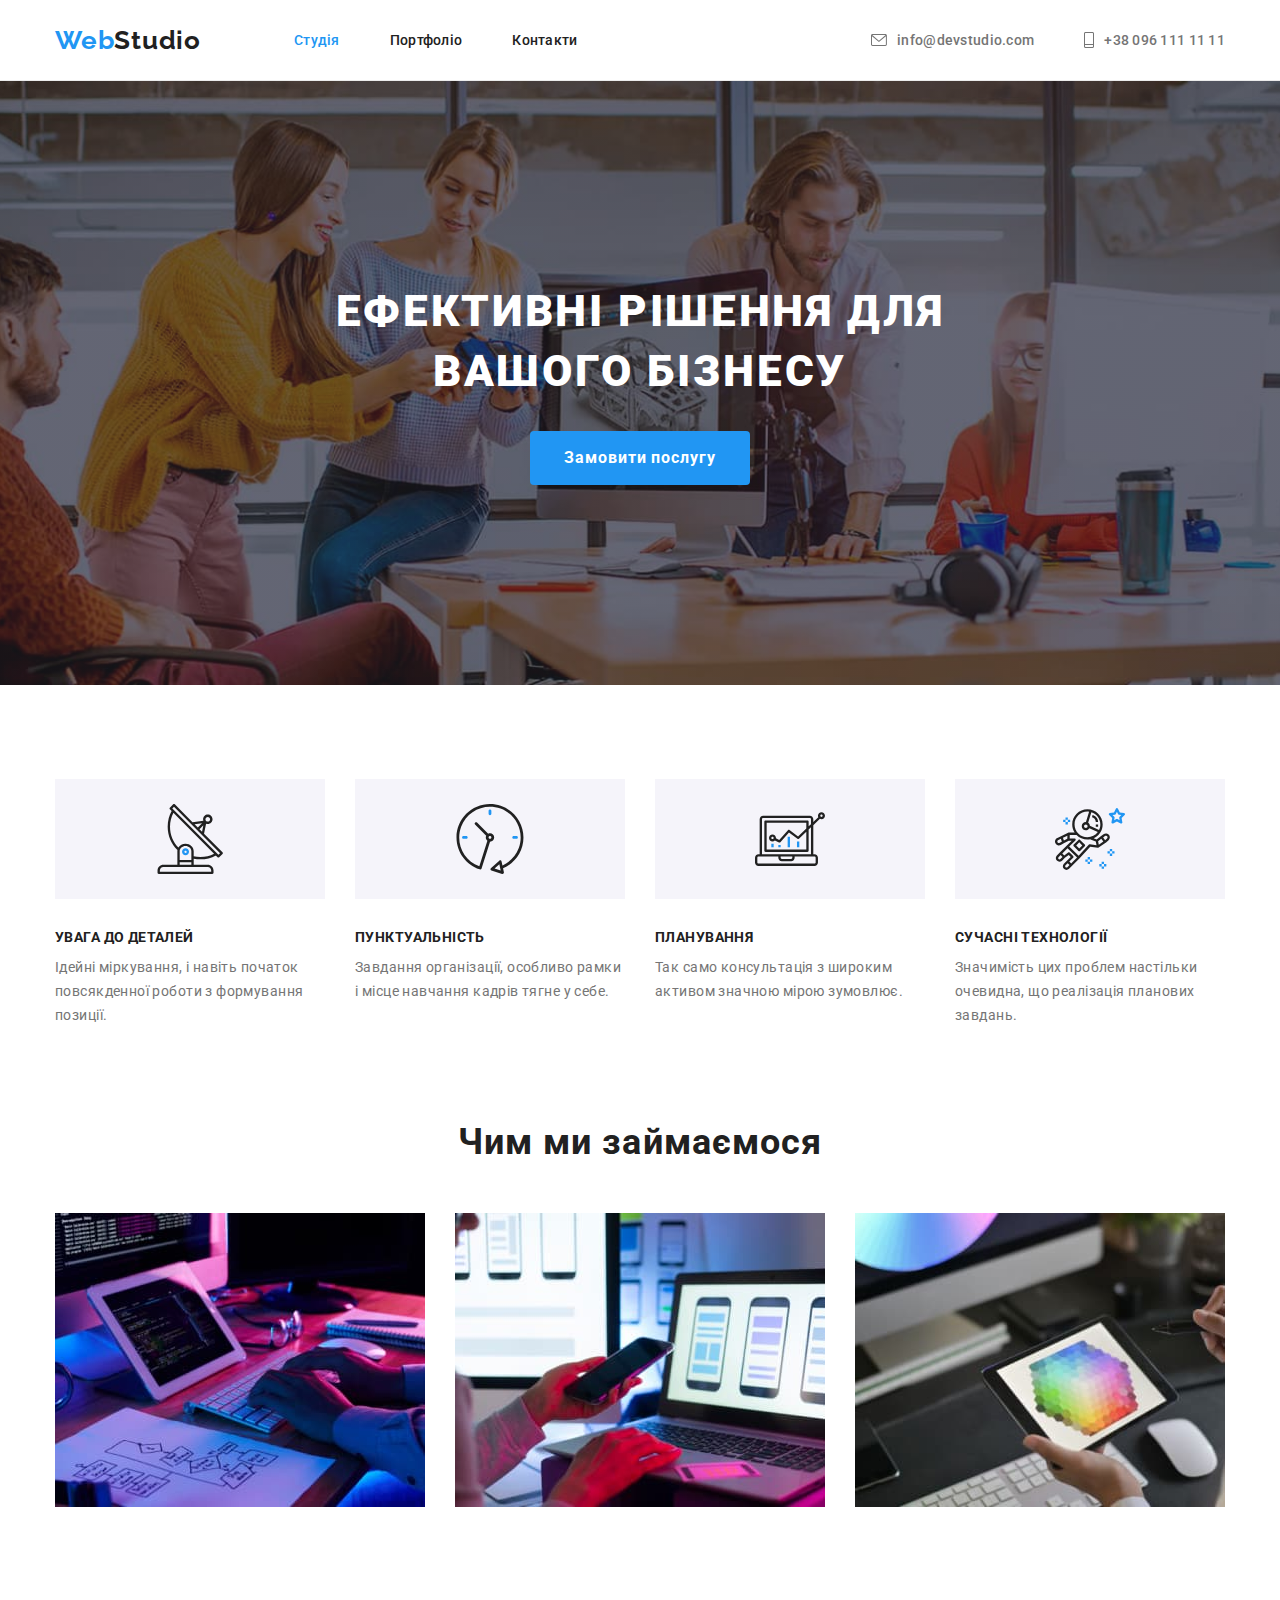
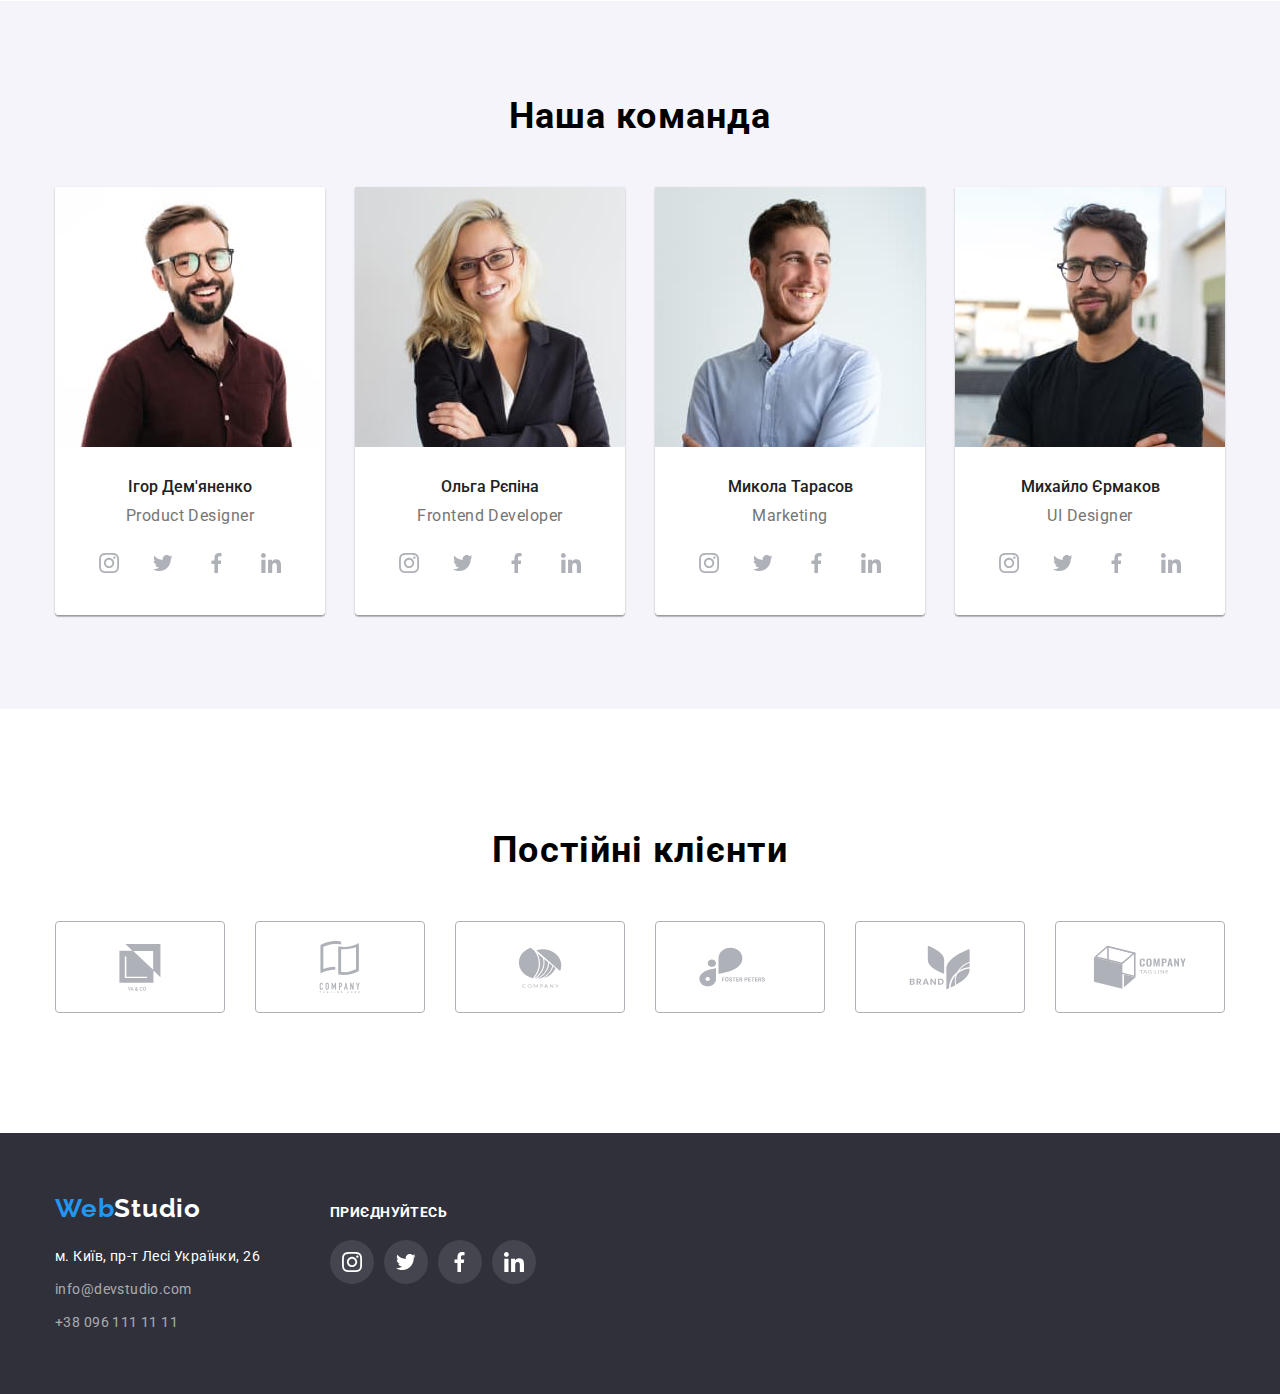
<file: index.html>
<!DOCTYPE html>
<html lang="en">
<head>
    <meta charset="UTF-8">
    <meta http-equiv="X-UA-Compatible" content="IE=edge">
    <meta name="viewport" content="width=device-width, initial-scale=1.0">
    <title>📝WebStudio</title>
    <link rel="preconnect" href="https://fonts.gstatic.com" crossorigin>
    <link rel="preconnect" href="https://fonts.googleapis.com">
    <link href="https://fonts.googleapis.com/css2?family=Raleway:wght@700&family=Roboto:wght@400;500;700;900&display=swap" rel="stylesheet">
    <link rel="stylesheet" href="https://cdnjs.cloudflare.com/ajax/libs/modern-normalize/1.1.0/modern-normalize.min.css" integrity="sha512-wpPYUAdjBVSE4KJnH1VR1HeZfpl1ub8YT/NKx4PuQ5NmX2tKuGu6U/JRp5y+Y8XG2tV+wKQpNHVUX03MfMFn9Q==" crossorigin="anonymous" referrerpolicy="no-referrer">
    <link rel="stylesheet" href="./css/styles.css">    
</head>

<body class="site-body">

<!--Header-->
<header class="header">
    <div class="header-container container"> 
        <a href="./index.html" class="logo-link link">Web<span class="logo-accent-black">Studio</span></a>
        <nav class="header-navigation">
            <ul class="site-nav-list list ">
                <li><a href ="./index.html" class="navigation-link link current">Студія</a></li>
                <li><a href="./portfolio.html" class="navigation-link link ">Портфоліо</a></li>
                <li><a href="/" class="navigation-link link">Контакти</a></li>
            </ul>
        </nav>
        <ul class="auth-nav-list list">
            <li>
                <a href="mailto:info@devstudio.com" class="auth-link">
                <svg class="header-icon" width="16" height="12">
                    <use href="./images/header-symbol-defs.svg#icon-header1" ></use>
                </svg>
                info@devstudio.com</a>
            </li>
            <li>
                <a href="tel:+380961111111" class="auth-link">
                <svg class="header-icon" width="10" height="16">
                    <use href="./images/header-symbol-defs.svg#icon-header2" ></use>
                </svg>
                +38 096 111 11 11</a>
            </li>
        </ul>
    </div>   
</header>
<main>
<!--Hero-->
    <section class="hero"> 
        <div class="container">
            <h1 class="hero-title">Ефективні рішення для вашого бізнесу</h1>
            <button type="button" class="button">Замовити послугу</button>
        </div>
    </section>
<!--Benefits-->
    <section class="benefits">
        <div class="container"> 
            <h2 class="visually-hidden">Переваги нашої студії</h2>
            <ul class="benefits-list list">
                    <li class="benefits-wrap">
                        <div class="benefits-thumb">
                            <svg class="benefits-icon" >
                                <use href="./images/benefits-symbol-defs.svg#icon-benefits1"></use>
                            </svg>
                        </div>
                        <h3 class="benefits-title ">УВАГА ДО ДЕТАЛЕЙ</h3>
                        <p class="benefits-descriptions">Ідейні міркування, і навіть початок повсякденної роботи з формування позиції.</p>
                    </li>
                    <li class="benefits-wrap">
                        <div class="benefits-thumb">
                            <svg class="benefits-icon"  >
                                <use href="./images/benefits-symbol-defs.svg#icon-benefits2"></use>
                            </svg>
                        </div>
                        <h3 class="benefits-title">ПУНКТУАЛЬНІСТЬ</h3>
                        <p class="benefits-descriptions">Завдання організації, особливо рамки і місце навчання кадрів тягне у себе.</p>
                    </li>
                    <li class="benefits-wrap">
                        <div class="benefits-thumb">
                            <svg class="benefits-icon"  >
                                <use href="./images/benefits-symbol-defs.svg#icon-benefits3"></use>
                            </svg>
                        </div>
                        <h3 class="benefits-title">ПЛАНУВАННЯ</h3>
                        <p class="benefits-descriptions">Так само консультація з широким активом значною мірою зумовлює.</p>
                    </li>
                    <li class="benefits-wrap">
                        <div class="benefits-thumb">
                            <svg class="benefits-icon" >
                                <use href="./images/benefits-symbol-defs.svg#icon-benefits4"></use>
                            </svg>
                        </div>
                        <h3 class="benefits-title">СУЧАСНІ ТЕХНОЛОГІЇ</h3>
                        <p class="benefits-descriptions">Значимість цих проблем настільки очевидна, що реалізація планових завдань.</p>
                    </li>
            </ul>
        </div>
    </section>
<!--Examples -->
    <section class="examples">
        <div class="container"> 
            <h2 class="examples-title">Чим ми займаємося</h2>
            <ul class="examples-ul list">
                <li class="examples-image">
                    <img src="./images/img1.jpeg" alt="Робочий стіл, мишка та планшет. Виконання технічного завдання." width="370">
                </li>
                <li class="examples-image">
                    <img src="./images/img2.jpeg" alt="Людина за комп'ютером. Тримає у руці планшет. Адаптивність." width="370">
                </li>
                <li class="examples-image">
                    <img src="./images/img3.jpeg" alt="Людина за комп'ютером. Тримає у руці планшет. Оптимізація дизайну." width="370">
                    </li>
            </ul>
        </div>
    </section>
<!--Our team -->
    <section class="our-team-section">
        <div class="container"> 
            <h2 class="our-team-title">Наша команда</h2>
            <ul class="our-team list">
                <li class="team-card">
                    <img src="./images/photo1.jpeg" alt="Чоловік в окулярах з бородою. Посміхається." width="270">
                    <div class="team-card-wrap">
                        <h3 class="team-member-name">Ігор Дем'яненко</h3>
                        <p lang="en" class="team-member-posiion">Product Designer</p>
                        <ul class="team-soc-list list">
                            <li class="team-soc-item">
                                <a href=""
                                target="_blank"
                                rel="noopener noreferrer nofollow" 
                                class="team-soc-link list">
                                    <svg class="clints-soc-icon" width="20" height="20">
                                        <use href="./images/symbol-defs.svg#icon-Team1"></use>
                                    </svg>
                                </a>
                            </li>
                            <li class="team-soc-item">
                                <a href=""
                                target="_blank"
                                rel="noopener noreferrer nofollow" 
                                class="team-soc-link list">
                                    <svg class="clints-soc-icon" width="20" height="20">
                                        <use href="./images/symbol-defs.svg#icon-Team2"></use>
                                    </svg>
                                </a>
                            </li>
                            <li class="team-soc-item">
                                <a href=""
                                target="_blank"
                                rel="noopener noreferrer nofollow" 
                                class="team-soc-link list">
                                    <svg class="clints-soc-icon" width="20" height="20">
                                        <use href="./images/symbol-defs.svg#icon-Team3"></use>
                                    </svg>
                                </a>
                            </li>
                            <li class="team-soc-item">
                                <a href=""
                                target="_blank"
                                rel="noopener noreferrer nofollow" 
                                class="team-soc-link list">
                                    <svg class="clints-soc-icon" width="20" height="20">
                                        <use href="./images/symbol-defs.svg#icon-Team4"></use>
                                    </svg>
                                </a>
                            </li>
                        </ul>
                    </div>
                </li>
                <li class="team-card">
                    <img src="./images/photo2.jpeg" alt="Жінка в окулярах. Білявка.Посміхається." width="270">
                    <div class="team-card-wrap">
                        <h3 class="team-member-name">Ольга Рєпіна</h3>
                        <p lang="en" class="team-member-posiion">Frontend Developer</p>
                        <ul class="team-soc-list list">
                            <li class="team-soc-item">
                                <a href=""
                                target="_blank"
                                rel="noopener noreferrer nofollow" 
                                class="team-soc-link list">
                                    <svg class="clints-soc-icon" width="20" height="20">
                                        <use href="./images/symbol-defs.svg#icon-Team1"></use>
                                    </svg>
                                </a>
                            </li>
                            <li class="team-soc-item">
                                <a href=""
                                target="_blank"
                                rel="noopener noreferrer nofollow" 
                                class="team-soc-link list">
                                    <svg class="clints-soc-icon" width="20" height="20">
                                        <use href="./images/symbol-defs.svg#icon-Team2"></use>
                                    </svg>
                                </a>
                            </li>
                            <li class="team-soc-item">
                                <a href=""
                                target="_blank"
                                rel="noopener noreferrer nofollow" 
                                class="team-soc-link list">
                                    <svg class="clints-soc-icon" width="20" height="20">
                                        <use href="./images/symbol-defs.svg#icon-Team3"></use>
                                    </svg>
                                </a>
                            </li>
                            <li class="team-soc-item">
                                <a href=""
                                target="_blank"
                                rel="noopener noreferrer nofollow" 
                                class="team-soc-link list">
                                    <svg class="clints-soc-icon" width="20" height="20">
                                        <use href="./images/symbol-defs.svg#icon-Team4"></use>
                                    </svg>
                                </a>
                            </li>
                        </ul>
                    </div>
                <li class="team-card">
                    <img src="./images/photo3.jpeg" alt="Чоловік у блакитній рубашці. Посміхається." width="270">
                    <div class="team-card-wrap">
                        <h3 class="team-member-name">Микола Тарасов</h3>
                        <p lang="en" class="team-member-posiion">Marketing</p>
                        <ul class="team-soc-list list">
                            <li class="team-soc-item">
                                <a href=""
                                target="_blank"
                                rel="noopener noreferrer nofollow" 
                                class="team-soc-link list">
                                    <svg class="clints-soc-icon" width="20" height="20">
                                        <use href="./images/symbol-defs.svg#icon-Team1"></use>
                                    </svg>
                                </a>
                            </li>
                            <li class="team-soc-item">
                                <a href=""
                                target="_blank"
                                rel="noopener noreferrer nofollow" 
                                class="team-soc-link list">
                                    <svg class="clints-soc-icon" width="20" height="20">
                                        <use href="./images/symbol-defs.svg#icon-Team2"></use>
                                    </svg>
                                </a>
                            </li>
                            <li class="team-soc-item">
                                <a href=""
                                target="_blank"
                                rel="noopener noreferrer nofollow" 
                                class="team-soc-link list">
                                    <svg class="clints-soc-icon" width="20" height="20">
                                        <use href="./images/symbol-defs.svg#icon-Team3"></use>
                                    </svg>
                                </a>
                            </li>
                            <li class="team-soc-item">
                                <a href=""
                                target="_blank"
                                rel="noopener noreferrer nofollow" 
                                class="team-soc-link list">
                                    <svg class="clints-soc-icon" width="20" height="20">
                                        <use href="./images/symbol-defs.svg#icon-Team4"></use>
                                    </svg>
                                </a>
                            </li>
                        </ul>
                    </div>
                </li>
                <li class="team-card">
                    <img src="./images/photo4.jpeg" alt="Чоловік в окулярах з бородою. Замислився." width="270">
                    <div class="team-card-wrap">
                        <h3 class="team-member-name">Михайло Єрмаков</h3>
                        <p lang="en" class="team-member-posiion">UI Designer</p>
                        <ul class="team-soc-list list">
                            <li class="team-soc-item">
                                <a href=""
                                target="_blank"
                                rel="noopener noreferrer nofollow" 
                                class="team-soc-link list">
                                    <svg class="clints-soc-icon" width="20" height="20">
                                        <use href="./images/symbol-defs.svg#icon-Team1"></use>
                                    </svg>
                                </a>
                            </li>
                            <li class="team-soc-item">
                                <a href=""
                                target="_blank"
                                rel="noopener noreferrer nofollow" 
                                class="team-soc-link list">
                                    <svg class="clints-soc-icon" width="20" height="20">
                                        <use href="./images/symbol-defs.svg#icon-Team2"></use>
                                    </svg>
                                </a>
                            </li>
                            <li class="team-soc-item">
                                <a href=""
                                target="_blank"
                                rel="noopener noreferrer nofollow" 
                                class="team-soc-link list">
                                    <svg class="clints-soc-icon" width="20" height="20">
                                        <use href="./images/symbol-defs.svg#icon-Team3"></use>
                                    </svg>
                                </a>
                            </li>
                            <li class="team-soc-item">
                                <a href=""
                                target="_blank"
                                rel="noopener noreferrer nofollow" 
                                class="team-soc-link list">
                                    <svg class="clints-soc-icon" width="20" height="20">
                                        <use href="./images/symbol-defs.svg#icon-Team4"></use>
                                    </svg>
                                </a>
                            </li>
                        </ul>
                    </div>
                </li>
            </ul>
        </div>
    </section>
<!--CLIENTS -->
    <section class="section">
        <div class="container">
            <h2 class="clients-title">Постійні клієнти</h2>
            <ul class="clients-list list">
                <li class="clients-item">
                    <a href="" class="clients-link link">
                        <svg class="clints-soc-icon"  height="47">
                            <use href="./images/clients-symbol-defs.svg#icon-Client-icon1"></use>
                        </svg>
                    </a>
                </li>
                <li class="clients-item">
                    <a href="" class="clients-link link">
                        <svg class="clints-soc-icon" height="52">
                            <use href="./images/clients-symbol-defs.svg#icon-Client-icon2"></use>
                        </svg>
                    </a>
                </li>
                <li class="clients-item">
                    <a href="" class="clients-link link">
                        <svg class="clints-soc-icon"  height="41">
                            <use href="./images/clients-symbol-defs.svg#icon-Client-icon3"></use>
                        </svg>
                    </a>
                </li>
                <li class="clients-item">
                    <a href="" class="clients-link link">
                        <svg class="clints-soc-icon" height="40">
                            <use href="./images/clients-symbol-defs.svg#icon-Client-icon4"></use>
                        </svg>
                    </a>
                </li>
                <li class="clients-item">
                    <a href="" class="clients-link link">
                        <svg class="clints-soc-icon" height="45">
                            <use href="./images/clients-symbol-defs.svg#icon-Client-icon5"></use>
                        </svg>
                    </a>
                </li>
                <li class="clients-item">
                    <a href="" class="clients-link link">
                        <svg class="clints-soc-icon" height="44">
                            <use href="./images/clients-symbol-defs.svg#icon-Client-icon6"></use>
                        </svg>
                    </a>
                </li>
            </ul>
        </div>
    </section>
</main>
<!--Footer -->
    <footer class="footer">
        <div class="container footer-container">
            <div class="contact-wrap">
                <div class="footer-contact ">
                    <a href="./index.html" class="logo-link link">Web<span class="logo-accent-white">Studio</span></a>
                    <address class="footer-address">
                        <ul class="footer-list list">
                            <li class="address-item">
                                <a href="https://goo.gl/maps/D7AYQbpJmKxiP5Zv7"
                                target="_blank"
                                rel="noopener noreferrer nofollow" class="link-address-address link"
                                >м. Київ, пр-т Лесі Українки, 26</a>
                            </li>
                            <li class="address-item"><a href="mailto:info@devstudio.com" class="link-address link">info@devstudio.com</a></li>
                            <li class="address-item"><a href="tel:+380961111111" class="link-address link call">+38 096 111 11 11</a></li>
                        </ul>
                    </address>
                </div>
            </div>
            <div class="join-wrap">
                <div class="footer-join">
                    <h3 class="footer-soc-titel">приєднуйтесь</h3>
                    <ul class="footer-soc-list list">
                        <li class="footer-soc-item">
                            <a href=""
                            target="_blank"
                            rel="noopener noreferrer nofollow" 
                            class="footer-soc-link list">
                                <svg class="clints-soc-icon" width="20" height="20">
                                    <use href="./images/symbol-defs.svg#icon-Team1"></use>
                                </svg>
                            </a>
                        </li>
                        <li class="team-soc-item">
                            <a href=""
                            target="_blank"
                            rel="noopener noreferrer nofollow" 
                            class="footer-soc-link list">
                                <svg class="clints-soc-icon" width="20" height="20">
                                    <use href="./images/symbol-defs.svg#icon-Team2"></use>
                                </svg>
                            </a>
                        </li>
                        <li class="team-soc-item">
                            <a href=""
                            target="_blank"
                            rel="noopener noreferrer nofollow" 
                            class="footer-soc-link list">
                                <svg class="clints-soc-icon" width="20" height="20">
                                    <use href="./images/symbol-defs.svg#icon-Team3"></use>
                                </svg>
                            </a>
                        </li>
                        <li class="team-soc-item">
                            <a href=""
                            target="_blank"
                            rel="noopener noreferrer nofollow" 
                            class="footer-soc-link list">
                                <svg class="clints-soc-icon" width="20" height="20">
                                    <use href="./images/symbol-defs.svg#icon-Team4"></use>
                                </svg>
                            </a>
                        </li>
                    </ul>
                </div>
            </div>
        </div>
    </footer>
</body>
</html>
</file>
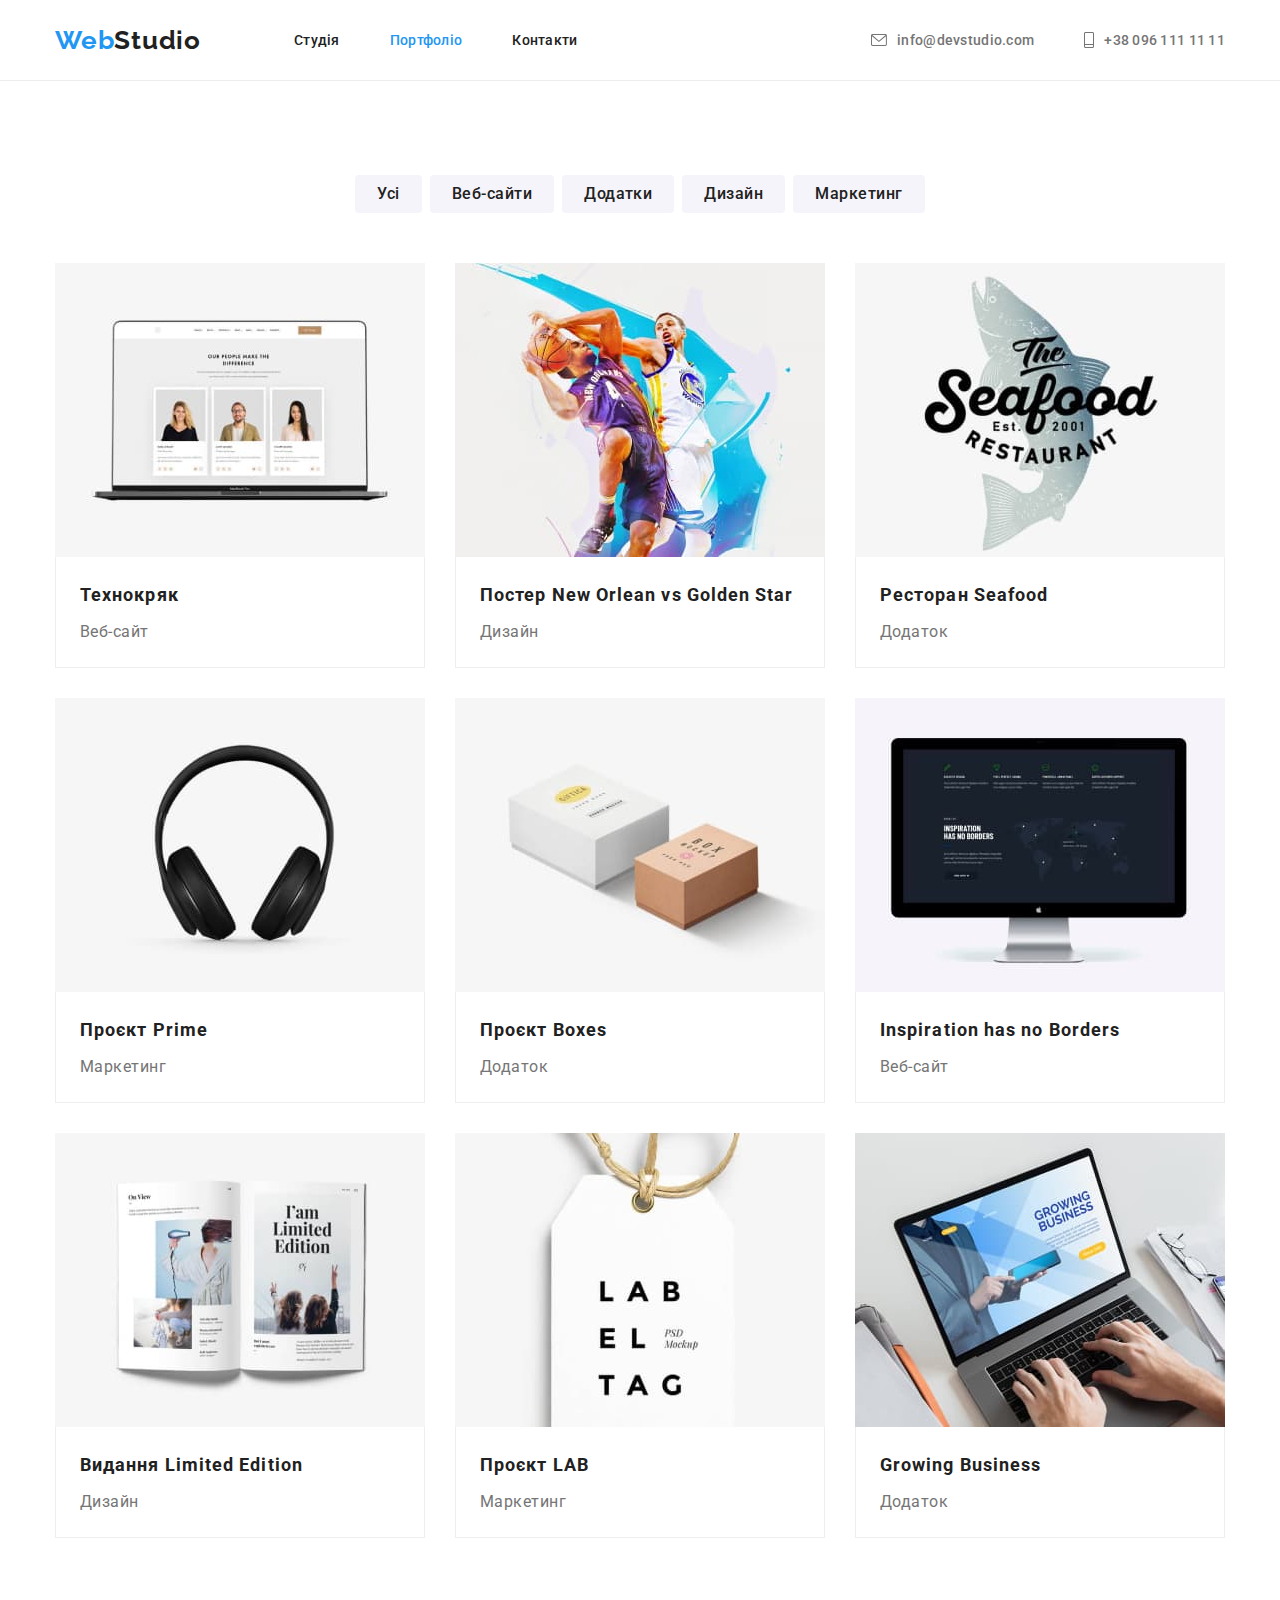
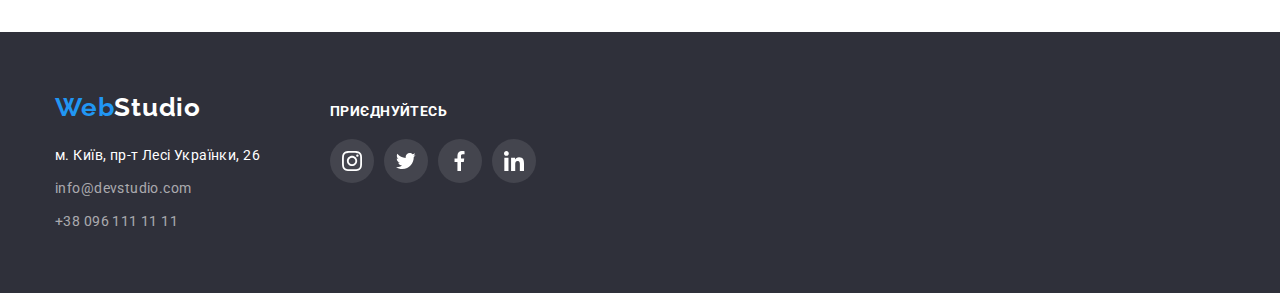
<file: portfolio.html>
<!DOCTYPE html>
<html lang="en">
<head>
    <meta charset="UTF-8">
    <meta http-equiv="X-UA-Compatible" content="IE=edge">
    <meta name="viewport" content="width=device-width, initial-scale=1.0">
    <title>Portfolio</title>
    <link rel="preconnect" href="https://fonts.gstatic.com" crossorigin>
    <link rel="preconnect" href="https://fonts.googleapis.com">
    <link href="https://fonts.googleapis.com/css2?family=Raleway:wght@700&family=Roboto:wght@400;500;700;900&display=swap" rel="stylesheet">
    <link rel="stylesheet" href="https://cdnjs.cloudflare.com/ajax/libs/modern-normalize/1.1.0/modern-normalize.min.css" integrity="sha512-wpPYUAdjBVSE4KJnH1VR1HeZfpl1ub8YT/NKx4PuQ5NmX2tKuGu6U/JRp5y+Y8XG2tV+wKQpNHVUX03MfMFn9Q==" crossorigin="anonymous" referrerpolicy="no-referrer">
    <link rel="stylesheet" href="./css/styles.css">    
</head>
<body class="site-body">

<!--Header-->
<header class="header">
    <div class="header-container container"> 
        <a href="./index.html" class="logo-link link">Web<span class="logo-accent-black">Studio</span></a>
        <nav class="header-navigation">
            <ul class="site-nav-list list ">
                <li><a href ="./index.html" class="navigation-link link ">Студія</a></li>
                <li><a href="./portfolio.html" class="navigation-link link current">Портфоліо</a></li>
                <li><a href="/" class="navigation-link link">Контакти</a></li>
            </ul>
        </nav>
        <ul class="auth-nav-list list">
            <li>
                <a href="mailto:info@devstudio.com" class="auth-link">
                <svg class="header-icon" width="16" height="12">
                    <use href="./images/header-symbol-defs.svg#icon-header1" ></use>
                </svg>
                info@devstudio.com</a>
            </li>
            <li>
                <a href="tel:+380961111111" class="auth-link">
                <svg class="header-icon" width="10" height="16">
                    <use href="./images/header-symbol-defs.svg#icon-header2" ></use>
                </svg>
                +38 096 111 11 11</a>
            </li>
        </ul>
    </div>   
</header>

<!--Filter of buttons-->
<main>
    <section class="filter-section">
        <div class="container"> 
            <h1 class="visually-hidden">Портфоліо</h1>
            <ul class="filters-list list"> 
                <li><button type="button" class="filter">Усі</button></li>
                <li><button type="button" class="filter">Веб-сайти</button></li>
                <li><button type="button" class="filter">Додатки</button></li>
                <li><button type="button" class="filter">Дизайн</button></li>
                <li><button type="button" class="filter">Маркетинг</button></li>
            </ul>
            <ul class="filter-set">
                <li class="filter-item"> 
                    <article class="filter-card">
                        <a href="./index.html" class="filter-card-link" target="_blank" rel="noopener noreferrer nofollow">
                            <img src="./images/project1.jpeg" alt="Леп топ. Зображення сайту" width="370">
                                <div class="filter-card-thumb"></div>
                                <div class="filter-card-content">
                                    <h3 class="project-name">Технокряк</h3>
                                    <p class="app">Веб-сайт</p>                            
                                    <p class="visually-hidden">Lorem ipsum dolor sit, amet consectetur adipisicing elit. Laudantium, quod.</p>
                                </div>
                        </a>
                    </article>
                </li>
                <li class="filter-item"> 
                    <article class="filter-card">
                        <a href="./index.html"  class="filter-card-link" target="_blank" rel="noopener noreferrer nofollow">
                            <img src="./images/project2.jpeg" alt="Леп топ. Зображення сайту" width="370">
                            <div class="filter-card-thumb"></div>
                            <div class="filter-card-content">
                                <h3 class="project-name">Постер New Orlean vs Golden Star</h3>
                                <p class="app">Дизайн</p>
                                <p class="visually-hidden">Lorem ipsum dolor sit, amet consectetur adipisicing elit. Laudantium, quod.</p>
                            </div>
                        </a>
                    </article>
                </li>
                <li class="filter-item"> 
                    <article class="filter-card">
                        <a href="./index.html"  class="filter-card-link" target="_blank" rel="noopener noreferrer nofollow">
                            <img src="./images/project3.jpeg" alt="Леп топ. Зображення сайту" width="370">
                            <div class="filter-card-thumb"></div>
                            <div class="filter-card-content">
                                <h3 lang="en" class="project-name">Ресторан Seafood</h3>
                                <p class="app">Додаток</p>
                                <p class="visually-hidden">Lorem ipsum dolor sit, amet consectetur adipisicing elit. Laudantium, quod.</p>
                            </div>
                        </a>
                    </article>
                </li>
                <li class="filter-item"> 
                    <article class="filter-card">
                        <a href="./index.html"  class="filter-card-link" target="_blank" rel="noopener noreferrer nofollow">
                            <img src="./images/project4.jpeg" alt="Леп топ. Зображення сайту" width="370">
                            <div class="filter-card-thumb"></div>
                            <div class="filter-card-content">
                                <h3 lang="en" class="project-name">Проєкт Prime</h3>
                                <p class="app">Маркетинг</p>                            
                                <p class="visually-hidden">Lorem ipsum dolor sit, amet consectetur adipisicing elit. Laudantium, quod.</p>
                            </div>
                        </a>
                    </article>
                </li>
                <li class="filter-item"> 
                    <article class="filter-card">
                        <a href="./index.html"  class="filter-card-link" target="_blank" rel="noopener noreferrer nofollow">
                            <img src="./images/project5.jpeg" alt="Леп топ. Зображення сайту" width="370">
                            <div class="filter-card-thumb"></div>
                            <div class="filter-card-content">
                                <h3 lang="en" class="project-name">Проєкт Boxes</h3>
                                <p class="app">Додаток</p>
                                <p class="visually-hidden">Lorem ipsum dolor sit, amet consectetur adipisicing elit. Laudantium, quod.</p>
                            </div>
                        </a>
                    </article>
                </li>
                <li class="filter-item"> 
                    <article class="filter-card">
                        <a href="./index.html"  class="filter-card-link" target="_blank" rel="noopener noreferrer nofollow">
                            <img src="./images/project6.jpeg" alt="Леп топ. Зображення сайту" width="370">
                            <div class="filter-card-thumb"></div>
                            <div class="filter-card-content">
                                <h3 class="project-name">Inspiration has no Borders</h3>
                                <p class="app">Веб-сайт</p>
                                <p class="visually-hidden">Lorem ipsum dolor sit, amet consectetur adipisicing elit. Laudantium, quod.</p>
                            </div>
                        </a> 
                    </article>
                </li>
                <li class="filter-item"> 
                    <article class="filter-card">
                        <a href="./index.html"  class="filter-card-link" target="_blank" rel="noopener noreferrer nofollow">
                            <img src="./images/project7.jpeg" alt="Леп топ. Зображення сайту" width="370">
                            <div class="filter-card-thumb"></div>
                            <div class="filter-card-content">
                                <h3 class="project-name">Видання Limited Edition</h3>
                                <p class="app">Дизайн</p>
                                <p class="visually-hidden">Lorem ipsum dolor sit, amet consectetur adipisicing elit. Laudantium, quod.</p>                                </div>
                        </a> 
                    </article>
                </li>
                <li class="filter-item"> 
                    <article class="filter-card">
                        <a href="./index.html"  class="filter-card-link" target="_blank" rel="noopener noreferrer nofollow">
                            <img src="./images/project8.jpeg" alt="Леп топ. Зображення сайту" width="370">
                            <div class="filter-card-thumb"></div>
                            <div class="filter-card-content">
                                <h3 class="project-name">Проєкт LAB</h3>
                                <p class="app">Маркетинг</p>
                                <p class="visually-hidden">Lorem ipsum dolor sit, amet consectetur adipisicing elit. Laudantium, quod.</p>
                            </div>
                        </a>    
                    </article>
                </li>
                <li class="filter-item"> 
                    <article class="filter-card">
                        <a href="./index.html"  class="filter-card-link" target="_blank" rel="noopener noreferrer nofollow">
                            <img src="./images/project9.jpeg" alt="Леп топ. Зображення сайту" width="370">                        
                            <div class="filter-card-thumb"></div>                        
                            <div class="filter-card-content">
                                <h3 class="project-name">Growing Business</h3>
                                <p class="app">Додаток</p>
                                <p class="visually-hidden">Lorem ipsum dolor sit, amet consectetur adipisicing elit. Laudantium, quod.</p>
                            </div>
                        </a>
                    </article>
                </li>
            </ul>
        </div>
    </section>
</main>

<!--Footer -->
    <footer class="footer">
        <div class="container footer-container">
            <div class="contact-wrap">
                <div class="footer-contact ">
                    <a href="./index.html" class="logo-link link">Web<span class="logo-accent-white">Studio</span></a>
                    <address class="footer-address">
                        <ul class="footer-list list">
                            <li class="address-item">
                                <a href="https://goo.gl/maps/D7AYQbpJmKxiP5Zv7"
                                target="_blank"
                                rel="noopener noreferrer nofollow" class="link-address-address link"
                                >м. Київ, пр-т Лесі Українки, 26</a>
                            </li>
                            <li class="address-item"><a href="mailto:info@devstudio.com" class="link-address link">info@devstudio.com</a></li>
                            <li class="address-item"><a href="tel:+380961111111" class="link-address link call">+38 096 111 11 11</a></li>
                        </ul>
                    </address>
                </div>
            </div>
            <div class="join-wrap">
                <div class="footer-join">
                    <h3 class="footer-soc-titel">приєднуйтесь</h3>
                    <ul class="footer-soc-list list">
                        <li class="footer-soc-item">
                            <a href=""
                            target="_blank"
                            rel="noopener noreferrer nofollow" 
                            class="footer-soc-link list">
                                <svg class="clints-soc-icon" width="20" height="20">
                                    <use href="./images/symbol-defs.svg#icon-Team1"></use>
                                </svg>
                            </a>
                        </li>
                        <li class="team-soc-item">
                            <a href=""
                            target="_blank"
                            rel="noopener noreferrer nofollow" 
                            class="footer-soc-link list">
                                <svg class="clints-soc-icon" width="20" height="20">
                                    <use href="./images/symbol-defs.svg#icon-Team2"></use>
                                </svg>
                            </a>
                        </li>
                        <li class="team-soc-item">
                            <a href=""
                            target="_blank"
                            rel="noopener noreferrer nofollow" 
                            class="footer-soc-link list">
                                <svg class="clints-soc-icon" width="20" height="20">
                                    <use href="./images/symbol-defs.svg#icon-Team3"></use>
                                </svg>
                            </a>
                        </li>
                        <li class="team-soc-item">
                            <a href=""
                            target="_blank"
                            rel="noopener noreferrer nofollow" 
                            class="footer-soc-link list">
                                <svg class="clints-soc-icon" width="20" height="20">
                                    <use href="./images/symbol-defs.svg#icon-Team4"></use>
                                </svg>
                            </a>
                        </li>
                    </ul>
                </div>
            </div>
        </div>
    </footer>
</body>
</html>
</file>
<file: css/styles.css>
html {
    box-sizing: border-box;
}

*,*::before, *::after{
    box-sizing: inherit;
}

:root{
    --primary-text-color: #212121;
    --hero-text-color: #FFFFFF;
    --accet-text-color: #757575;
    --hero-text-color-low-wisibility:rgba(255, 255, 255, 0.6);
    --logo-blue-color:#2196F3;
    --primary-background-color:#FFFFFF;
    --additional-background-color:#F5F4FA;
    --accent-background-color:#2F303A;

    --button-color:#2196F3;
    --button-acvive-color:#188CE8;
    --filter-btn-border-color: #ECECEC;
    --hero-background-color: #C4C4C4;

    --filter-colour:#F5F4FA;
    --filter-active-color:#2196F3;
    --filter-container-background-color: #FFFFFF;
    --filter-container-border-color: 1px solid #EEEEEE;;
    --filter-set-gap: 30px;
    --filter-box-shadow: 0px 1px 1px rgba(0, 0, 0, 0.12), 0px 4px 4px rgba(0, 0, 0, 0.06), 1px 4px 6px rgba(0, 0, 0, 0.16);
   
    --team-border-shadow: 0px 1px 3px rgba(0, 0, 0, 0.12), 0px 1px 1px rgba(0, 0, 0, 0.14), 0px 2px 1px rgba(0, 0, 0, 0.2);
    --team-soc-item-color: #AFB1B8;
    --header-container-border: #ECECEC;
    --clients-border: #AFB1B8;
}

p,
h1,
h2,
h3,
h4,
h5,
h6 {
    margin: 0;
}

ul,
ol {
    margin: 0;
    padding-left: 0;
}

a {
    text-decoration: none;
}

button {
    cursor: pointer;
}

address {
    font-style: normal;
}

address {
    font-style: normal;
}

img {
    display: block;
    height: auto;
}

body{
    background-color: var(--primary-background-color);
    font-family: "Roboto", sans-serif;
    margin: 0;
}

.list{
    list-style: none;
}

.link{
    text-decoration: none;
    font-style: normal;
} 

.section {
    padding-top: 120px;
    padding-bottom: 120px;
}

.container{
    width: 1200px;
    padding-left: 15px;
    padding-right: 15px;
    margin: 0 auto;
}

.visually-hidden{
    position: absolute;
    width: 1px;
    height: 1px;
    margin: -1px;
    border: 0;
    padding: 0;

    white-space: nowrap;
    clip-path: inset(100%);
    clip: rect(0 0 0 0);
    overflow: hidden;
}


/* -------------header------------ */

.header{
    font-family:'Roboto';
    border-bottom-width: 1px;
    border-bottom-style: solid;
    border-bottom-color: var(--header-container-border);

}

.header-container {
    display: flex;
    align-items: center;
    text-align: center;
}

.logo-link{
    color:var(--logo-blue-color); 
    font-family: 'Raleway','sans-serif';
    font-weight: 700;
    font-size: 26px;
    line-height: calc(31/26);
    letter-spacing: 0.03em;
}

.logo-accent-black{
    color: var(--primary-text-color);
    font-family: inherit;

}

/* Site navigaion */

.header-navigation {
    margin-left: 93px;
}



.site-nav-list {
    display: flex;
    gap: 50px;
    align-items: center;
}

.site-nav-list .item{
    margin-right: 50px;
    font-weight: 500;
    font-size: 14px;
    line-height: calc(16/14);
    letter-spacing: 0.02em;
}

.navigation-link{
    color: var(--primary-text-color);
    font-weight: 500;
    font-size: 14px;
    line-height: calc(16/14);
    letter-spacing: 0.02em;
    display: inline-block;
    padding-top: 32px;
    padding-bottom: 32px;
}

.header-autharisation{
    margin-left: auto;
}
.site-nav-list,.link-address,.link:hover,
.site-nav-list,.link-address,.link:focus{
    color:var(--logo-blue-color); 
}

.site-nav-list .link.current{
    color: var(--logo-blue-color);
}
/* Site autharisation */
.auth-nav-list, .auth-link:hover
.auth-nav-list, .auth-link:focus{
    color:var(--logo-blue-color);        
    font-weight: 500;
    font-size: 14px;
    line-height: calc(16/14);
    letter-spacing: 0.02em;
}

.auth-nav-list{
    display: flex;
    gap: 50px;
    margin-left: auto;
}

.auth-nav-list .auth-link {
    color: var(--accet-text-color);
    text-decoration: none;
    display: flex;
    align-items: center;
}

.auth-nav-list,.auth-link:hover,
.auth-nav-list,.auth-link:focus{
    color:var(--logo-blue-color);                                       
}

.header-icon{
    margin-right: 10px;
    fill: currentColor;
}
.auth-link{
    padding-top: 32px;
    padding-bottom: 32px;
}

.header-icon:hover,
.header-icon:focus .header-icon{
    fill: var(--logo-blue-color)
}
/*--------------footer--------------*/

.footer{
    background-color:var(--accent-background-color);
    padding-top: 60px;
    padding-bottom: 60px;
}

.footer-container {
    display: flex;
    align-items: baseline;
}

/*--------------CONTACTS--------------*/


.logo-accent-white{
    color:var(--hero-text-color);
}

.link-address-address{
    color: var(--hero-text-color);
    font-size: 14px;
    line-height:calc(24/14);
    letter-spacing: 0.03em;
    display: inline-block;
}

.link-address{
    color: var(--hero-text-color);
    font-size: 14px;
    line-height:calc(24/14);
    letter-spacing: 0.03em;
    color:var(--hero-text-color-low-wisibility);
}

.footer-address{
    margin-top: 20px;
}

.address-item:not(:last-child) {
    margin-bottom: 9px;
}

.call{
    display: inline-block;
}

.footer-contact{
    margin-right: 70px;
}

/*--------------JOIN------------ */

.footer-soc-titel{
    color: var(--hero-text-color);
    font-weight: 700;
    font-size: 14px;
    line-height: calc(16/14);
    letter-spacing: 0.03em;
    text-transform: uppercase;
    margin-bottom: 20px;
}

.footer-soc-list {
    display: flex;
    gap: 10px;

}

.footer-soc-item {
    width: 44px;
    height: 44px;
}

.footer-soc-link {
    width: 100%;
    height: 100%;
    border-radius: 50%;
    background-color:rgba(255, 255, 255, 0.1);
    display: flex;
    align-items: center;
    justify-content: center;
}

.footer-soc-link{
    fill: var(--hero-text-color);
}

.footer-soc-link:hover, 
.footer-soc-link:focus{
    background-color: var(--logo-blue-color);
}

.footer-soc-link:hover, 
.footer-soc-link:focus{
    background-color: var(--logo-blue-color);
}


/*--------------WebStudio------------ */

/*hero*/
.hero{
    padding-top: 200px;
    padding-bottom: 200px;
    text-align: center;
    background-color: var(--hero-background-color);
    background-image: linear-gradient(
        rgba(47, 48, 58, 0.4),
        rgba(47, 48, 58, 0.4)
        ),
        url(../images/Hero.jpeg);
    max-width: 1600px;
    background-repeat: no-repeat;
    background-position: center;
    background-size: cover;
    margin: 0 auto;
}

.hero-title{
    color: var(--hero-text-color);
    font-weight: 900;
    font-size: 44px;
    line-height: calc(60/44);
    letter-spacing: 0.06em;
    text-transform: uppercase;
    width: 696px;
    display: block;
    margin: 0 auto;
    text-align: center;
    margin-bottom: 30px;
}

/*button*/

.button{
    font-family: inherit;
    font-style: normal;
    font-weight: 700;
    font-size: 16px;
    line-height: calc(30/16);
    color: var(--hero-text-color);
    background-color: var(--button-color);
    letter-spacing: 0.06em;
    cursor: pointer;
    border-radius: 4px;
    border-color: transparent;
    padding: 10px 32px;
}

.button:hover,
.button:focus {
    color: var(--hero-text-color);
    background-color: var(--button-acvive-color);
}

/*benefits*/
.benefits{
    padding-top: 94px;
}

.benefits-wrap{
    flex-basis: calc((100% - 3 * 30px) / 4);
}

.benefits-thumb{
    background-color: var(--additional-background-color);
    width: 270px;
    height: 120px;
    display: flex;
    align-items: center;
    justify-content:center
}

.benefits-icon{
    width: 70px;
    height: 70px;
}

.benefits-title{
    color: var(--primary-text-color);
    font-weight: 700;
    font-size: 14px;
    line-height: calc(16/14);
    letter-spacing: 0.03em;
    text-transform: uppercase;
    margin-top: 30px;
    margin-bottom: 10px;
}

.benefits-descriptions{
    color:var(--accet-text-color); 
    font-size: 14px;
    line-height: calc(24/14);
    letter-spacing: 0.03em;
}

.benefits-list{
    display: flex;
    gap: 30px;
}

/*examples*/

.examples{
    padding-top: 94px;
    padding-bottom: 94px;
}

.examples-title{
    color: var(--primary-text-color);
    font-weight: 700;
    font-size: 36px;
    line-height: calc(42/36);
    text-align: center;
    letter-spacing: 0.03em;
    margin-bottom: 50px;
}

.examples-image{
    flex-basis: calc((100%-2*30px) / 3);
}

.examples-ul{
    display: flex;
    gap: 30px;
}

/*our-team*/
.our-team-section{
    background-color: var(--additional-background-color);
    padding-top: 94px;
    padding-bottom: 94px;
}

.our-team{
    display: flex;
    flex-basis: calc(100% / 3);
    gap: 30px;

}
.our-team-title{
    font-weight: 700;
    font-size: 36px;
    line-height: calc(42/36);
    text-align: center;
    letter-spacing: 0.03em;
    margin-bottom: 50px;
}

.team-member-name{
    color: var(--primary-text-color);
    font-weight: 500;
    font-size: 16px;
    line-height: calc(19/16);
    margin-bottom: 10px;
    text-align: center;
    
}

.team-member-posiion{
    color:var(--accet-text-color);
    font-size: 16px;
    line-height: calc(19/16);
    letter-spacing: 0.03em;
    text-align: center;
    margin-bottom: 16px;

}

.our-team >.team-card{
    background-color: var(--primary-background-color);
    box-shadow: var(--team-border-shadow);
    border-radius: 0px 0px 4px 4px;
}

.team-card-wrap{
    background-color: var(--primary-background-color);
    padding-top: 30px;
    padding-bottom: 30px;
    border-radius: 0px 0px 4px 4px;
}

.team-soc-list {
    display: flex;
    justify-content: center;
    gap: 10px;

}

.team-soc-item {
    width: 44px;
    height: 44px;
}

.team-soc-link {
    width: 100%;
    height: 100%;
    border-radius: 50%;
    display: flex;
    align-items: center;
    justify-content: center;
}

.team-soc-link{
    fill:var(--team-soc-item-color);
}

.team-soc-link:hover, 
.team-soc-link:focus{
    background-color: var(--logo-blue-color);
}

.team-soc-link:hover, 
.team-soc-link:focus .clints-soc-icon{
    fill: var(--hero-text-color)
}

/*--------------CLIENTS------------ */
.clients-title{
    font-weight: 700;
    font-size: 36px;
    line-height: calc(42/36);
    text-align: center;
    letter-spacing: 0.03em;
    margin-bottom: 50px;
}

.clients-list {
    display: flex;
    justify-content: center;
    gap: 30px;
}

.clients-item {
    width: calc((100% - 5 * 30px) / 6);
    height: 92px;
}

.clients-link {
    width: 100%;
    height: 100%;
    border: 1px solid;
    border-color: var(--clients-border);
    border-radius: 4px;
    display: flex;
    align-items: center;
    justify-content: center;
}

.clients-link{
    fill:var(--team-soc-item-color);
}

.clients-link:hover,
.clients-link:focus {
    border: 1px solid;
    border-color: var (--logo-blue-color);
}
.clients-link:hover, 
.clients-link:focus .clints-soc-icon{
    fill: var(--logo-blue-color)
}
/*--------------Portfoio------------ */

.filter-section{
padding-top: 94px;
padding-bottom: 94px;
}

.filter{
    font-family: inherit;
    font-style: normal;
    font-weight: 500;
    font-size: 16px;
    line-height: calc(26/16);
    color: var(--primary-text-color);
    background-color: var(--filter-colour);
    text-align: center;
    letter-spacing: 0.03em;
    cursor: pointer;
    border-radius: 4px;
    border-color: transparent;
    padding: 6px 22px 6px 22px;
    justify-content: center;
    border: none
}

.filter:hover,
.filter:focus {
    color: var(--hero-text-color);
    background-color: var(--filter-active-color);
    box-shadow: 0px 2px 2px 0px rgba(0, 0, 0, 0.12);
    box-shadow: 0px 1px 2px 0px rgba(0, 0, 0, 0.08);
    box-shadow: 0px 3px 1px 0px rgba(0, 0, 0, 0.1);
}

.filters-list{
    display: flex;
    justify-content: center;
    gap: 8px;
    margin-bottom: 50px;
}

.filter-set{
    list-style: none;
    display: flex;
    flex-wrap: wrap;
    gap: 30px;
    
}

.filter-item {
    flex-basis: calc((100% - 2 * 30px) / 3);
}

.filter-card-content{
    padding: 20px 24px;
    border-left: var(--filter-container-border-color);
    border-bottom: var(--filter-container-border-color);
    border-right: var(--filter-container-border-color);
}

.project-name {
    color: var(--primary-text-color);
    font-weight: 700;
    font-size: 18px;
    line-height: calc(36/18);
    letter-spacing: 0.06em;
    margin-bottom: 4px;
}

.app{
    color: var(--accet-text-color);
    font-size: 16px;
    line-height: calc(30/16);
    letter-spacing: 0.03em;
}

.filter-card-link{
    display: block;
}
.filter-card-link:hover,
.filter-card-link:focus {
    box-shadow: 0px 1px 1px rgba(0, 0, 0, 0.12), 0px 4px 4px rgba(0, 0, 0, 0.06), 1px 4px 6px rgba(0, 0, 0, 0.16);
}
</file>
